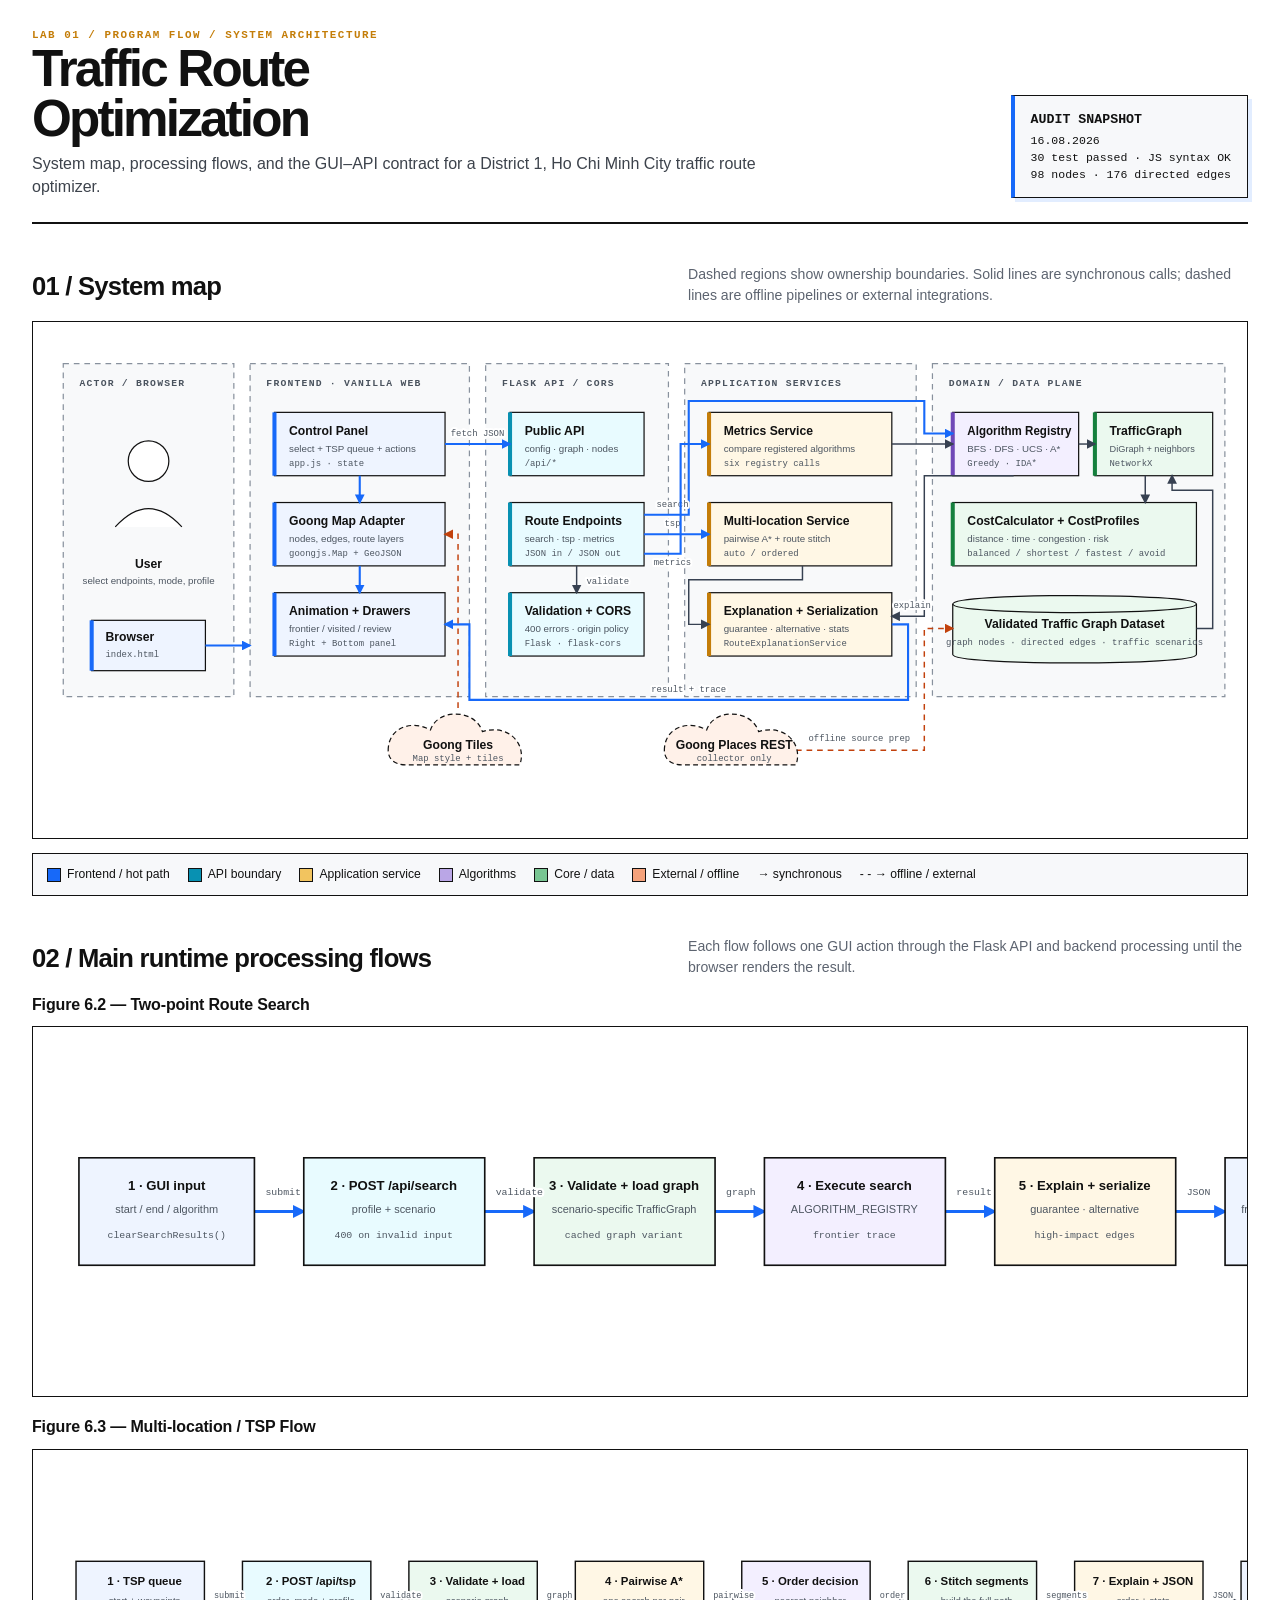
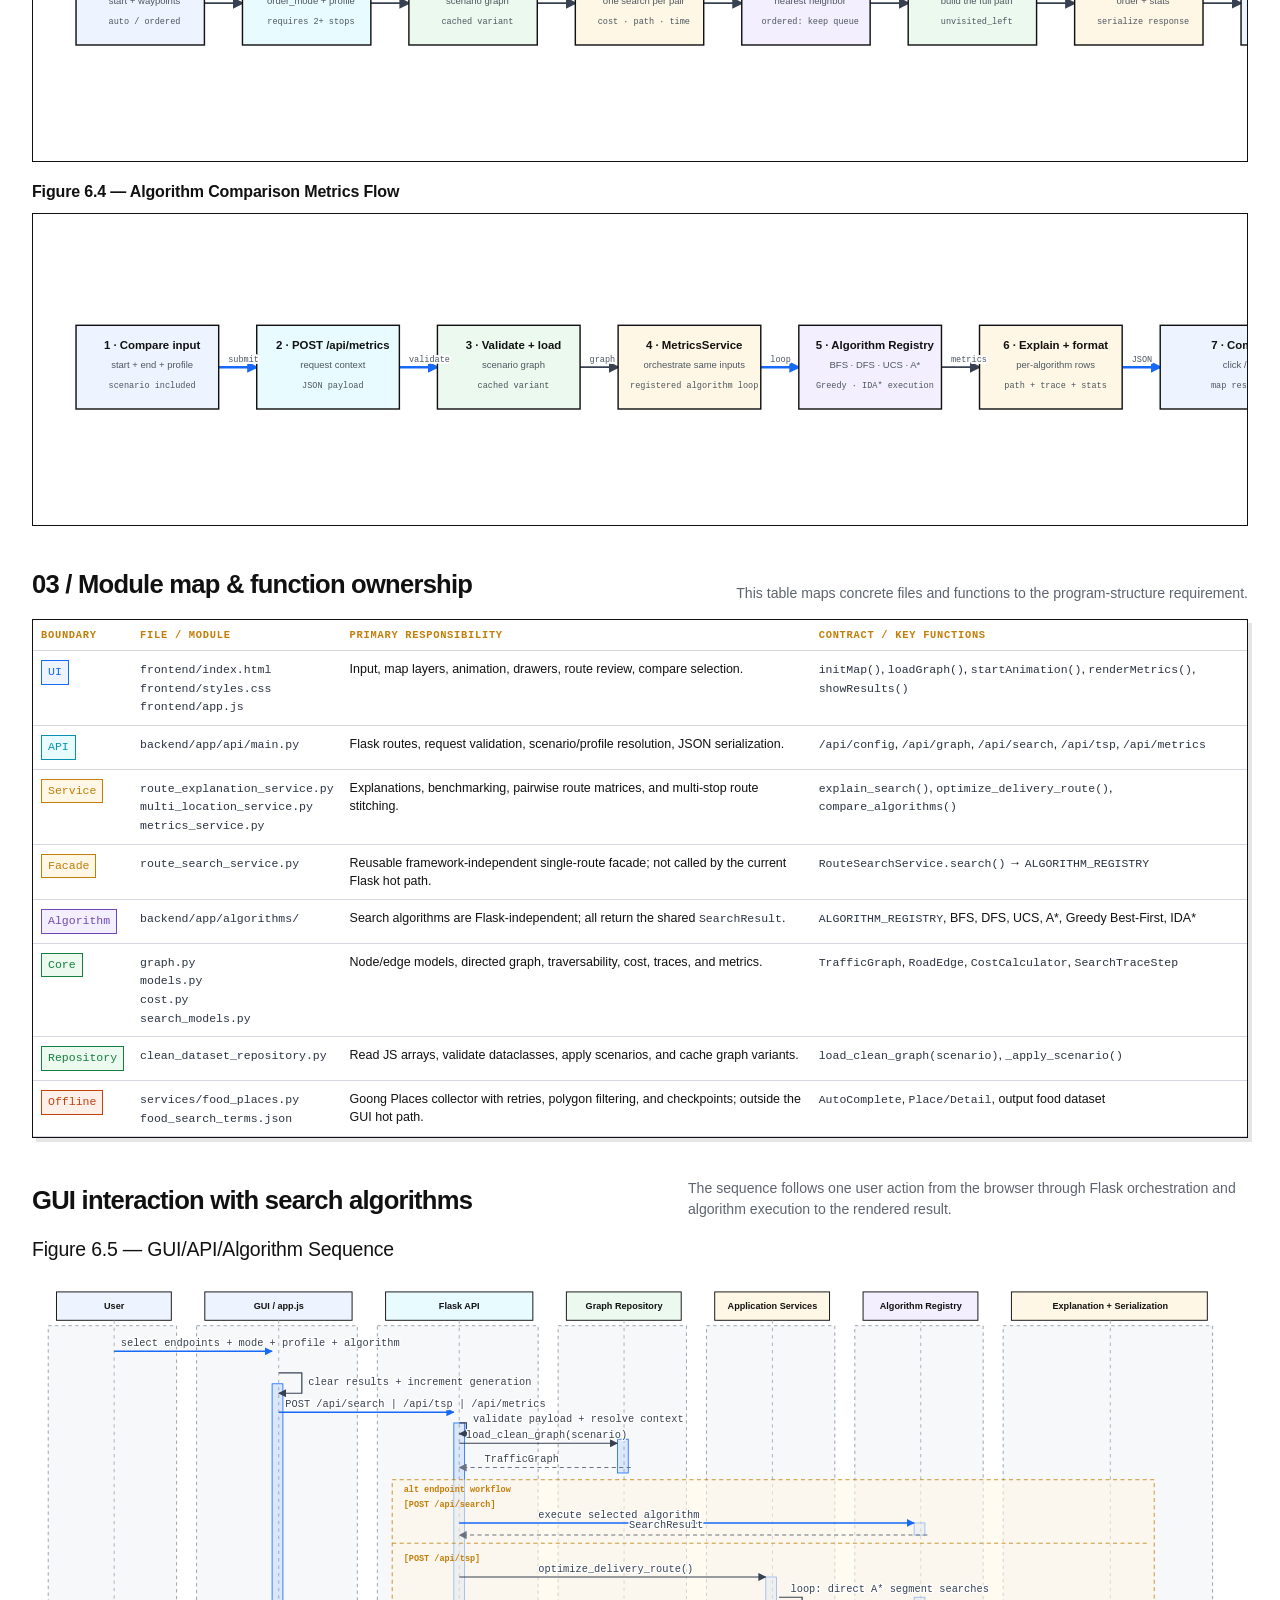
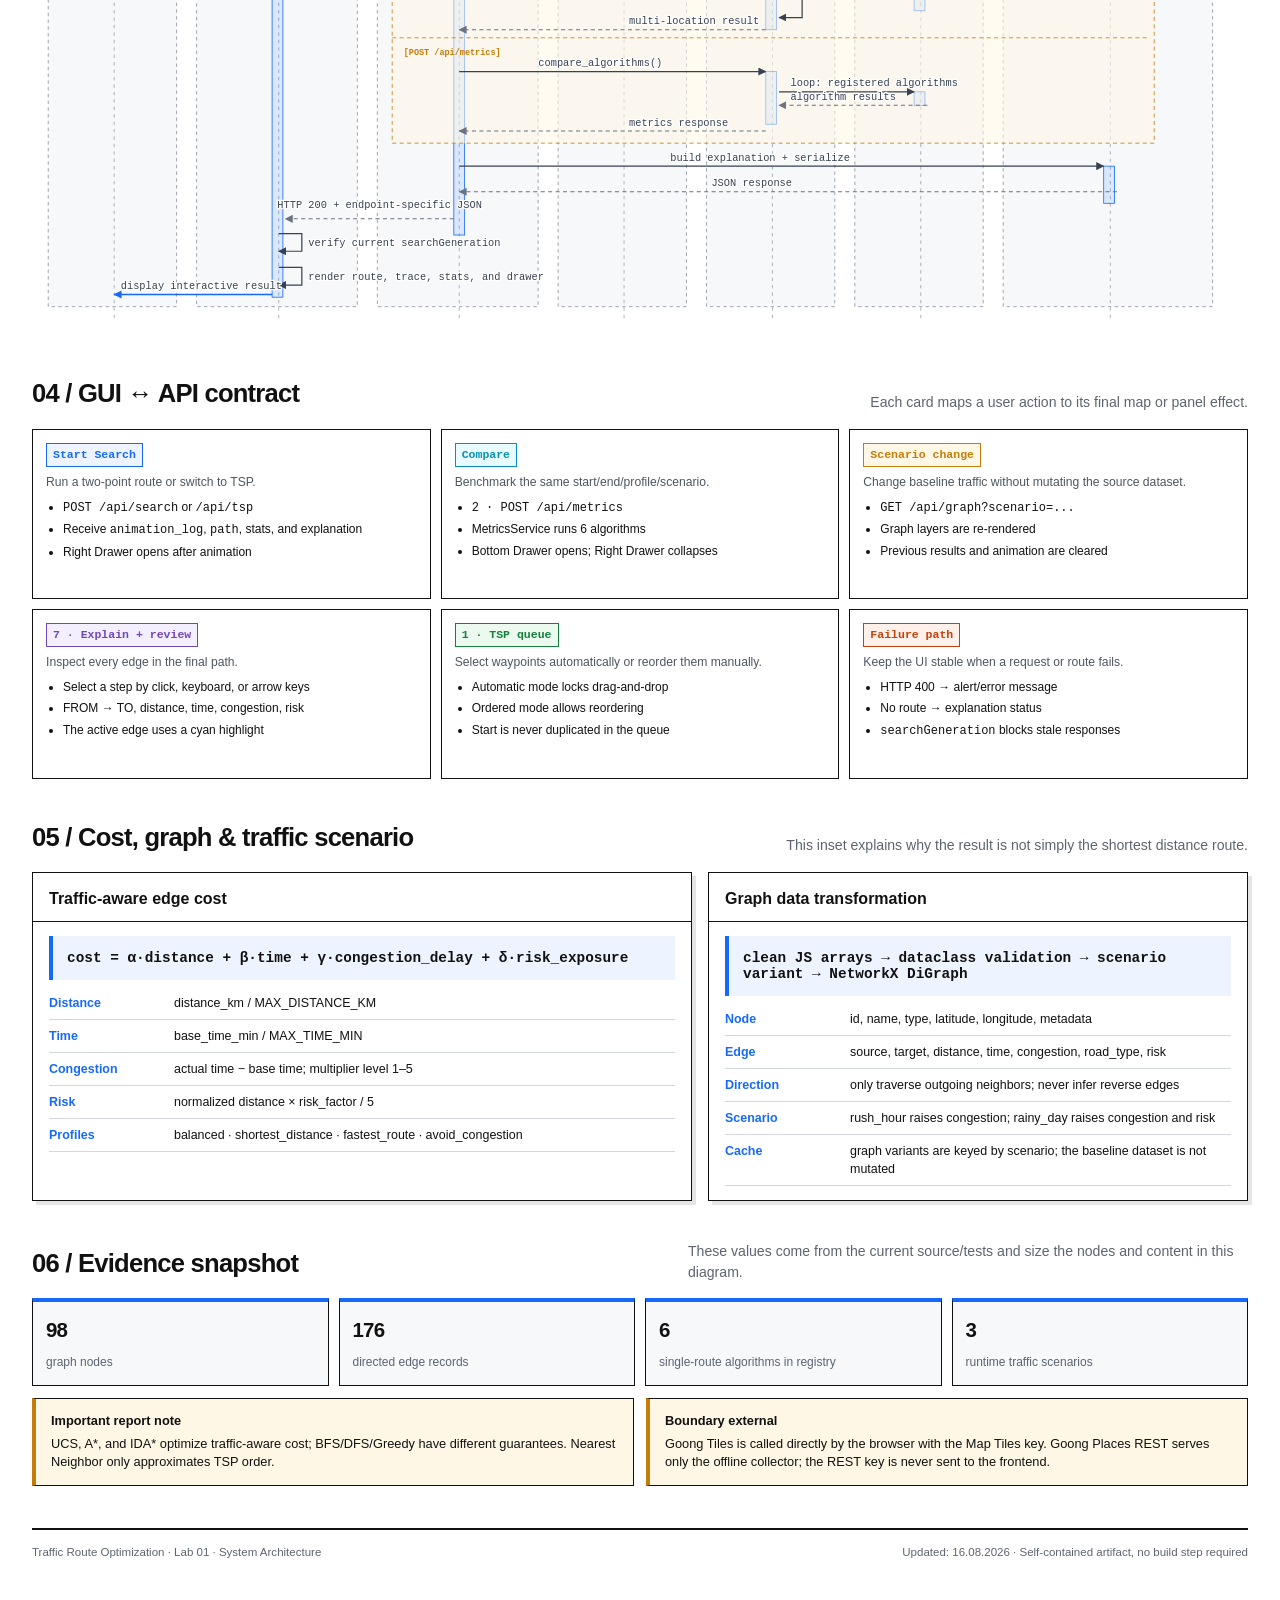
<file: docs/lab01-program-flow-architecture.html>
<!DOCTYPE html>
<html lang="vi">
<head>
  <meta charset="UTF-8">
  <meta name="viewport" content="width=device-width, initial-scale=1.0">
  <meta name="description" content="Architecture and program-flow diagram for Traffic Route Optimization - Lab 01.">
  <title>Lab 01 · Traffic Route Optimization · System Architecture</title>
  <style>
    :root {
      --white: #ffffff;
      --ink: #111111;
      --muted: #5d6470;
      --paper: #f7f8fa;
      --grid: #e7e7e7;
      --blue: #1769f9;
      --blue-soft: #eef4ff;
      --cyan: #0891b2;
      --cyan-soft: #e8fbff;
      --amber: #c47d08;
      --amber-soft: #fff7e5;
      --violet: #7048b8;
      --violet-soft: #f3efff;
      --green: #15803d;
      --green-soft: #ebf9ef;
      --orange: #c2410c;
      --orange-soft: #fff1e9;
      --red: #b91c1c;
      --red-soft: #fff0f0;
      --shadow: 4px 4px 0 rgba(23, 105, 249, .12);
      --shadow-dark: 4px 4px 0 rgba(0, 0, 0, .1);
      --radius: 0;
      --space-1: 4px;
      --space-2: 8px;
      --space-3: 12px;
      --space-4: 16px;
      --space-5: 20px;
      --space-6: 24px;
      --space-8: 32px;
      --space-10: 40px;
    }

    * { box-sizing: border-box; }
    html { scroll-behavior: smooth; }
    body {
      margin: 0;
      color: var(--ink);
      background: var(--white);
      font-family: Inter, "Segoe UI", Arial, sans-serif;
      line-height: 1.45;
    }
    button, a { font: inherit; }
    button { color: inherit; }
    a { color: var(--blue); }
    :focus-visible { outline: 3px solid var(--blue); outline-offset: 3px; }
    .page { max-width: 1500px; margin: 0 auto; padding: 28px 32px 56px; }
    .kicker {
      color: var(--amber);
      font-family: "IBM Plex Mono", Consolas, monospace;
      font-size: .68rem;
      font-weight: 800;
      letter-spacing: .14em;
      text-transform: uppercase;
    }
    .masthead {
      display: grid;
      grid-template-columns: minmax(0, 1fr) auto;
      gap: var(--space-6);
      align-items: end;
      padding-bottom: var(--space-6);
      border-bottom: 2px solid var(--ink);
    }
    h1, h2, h3, p { margin-top: 0; }
    h1 { max-width: 860px; margin-bottom: 8px; font-size: clamp(2rem, 4vw, 4.2rem); line-height: .98; letter-spacing: -.055em; }
    .lede { max-width: 780px; margin-bottom: 0; color: #3d434c; font-size: 1rem; }
    .stamp {
      min-width: 220px;
      padding: 14px 16px;
      border: 1px solid var(--ink);
      border-left: 4px solid var(--blue);
      background: var(--paper);
      box-shadow: var(--shadow);
      font-family: "IBM Plex Mono", Consolas, monospace;
      font-size: .72rem;
    }
    .stamp strong { display: block; margin-bottom: 4px; font-size: .83rem; }
    .section { margin-top: var(--space-10); }
    .section-head { display: flex; justify-content: space-between; align-items: end; gap: var(--space-4); margin-bottom: var(--space-4); }
    .section-head h2 { margin-bottom: 0; font-size: clamp(1.35rem, 2vw, 2rem); letter-spacing: -.03em; }
    .section-note { max-width: 560px; margin-bottom: 0; color: var(--muted); font-size: .88rem; }
    .legend {
      display: flex;
      flex-wrap: wrap;
      gap: 8px 18px;
      margin: 14px 0 0;
      padding: 12px 14px;
      border: 1px solid var(--ink);
      background: var(--paper);
      font-size: .76rem;
    }
    .legend span { display: inline-flex; align-items: center; gap: 6px; }
    .swatch { width: 14px; height: 14px; border: 1px solid var(--ink); display: inline-block; }
    .sw-blue { background: var(--blue); } .sw-cyan { background: var(--cyan); }
    .sw-amber { background: #f2c45f; } .sw-violet { background: #baa6e6; }
    .sw-green { background: #78c592; } .sw-orange { background: #f5a27b; }
    .diagram-frame {
      overflow-x: auto;
      padding: 14px;
      border: 1px solid var(--ink);
      background-color: var(--white);
      background-image: none;
      background-size: auto;
    }
    .diagram-frame svg { display: block; width: 100%; min-width: 1050px; height: auto; }
    .diagram-frame.compact svg { min-width: 860px; }
    .zone { fill: rgba(247, 248, 250, .86); stroke: #88919d; stroke-width: 1.5; stroke-dasharray: 7 6; }
    .zone-label { fill: #4a535e; font: 700 12px "IBM Plex Mono", Consolas, monospace; letter-spacing: 1.5px; }
    .node { stroke: var(--ink); stroke-width: 1.5; }
    .node-title { fill: var(--ink); font: 700 15px Inter, "Segoe UI", sans-serif; }
    .node-sub { fill: #4d5661; font: 12px Inter, "Segoe UI", sans-serif; }
    .node-code { fill: #4d5661; font: 11px "IBM Plex Mono", Consolas, monospace; }
    .node-blue { fill: var(--blue-soft); } .node-cyan { fill: var(--cyan-soft); }
    .node-amber { fill: var(--amber-soft); } .node-violet { fill: var(--violet-soft); }
    .node-green { fill: var(--green-soft); } .node-orange { fill: var(--orange-soft); }
    .node-gray { fill: #f2f3f5; }
    .rail-blue { stroke: var(--blue); stroke-width: 5; } .rail-cyan { stroke: var(--cyan); stroke-width: 5; }
    .rail-amber { stroke: var(--amber); stroke-width: 5; } .rail-violet { stroke: var(--violet); stroke-width: 5; }
    .rail-green { stroke: var(--green); stroke-width: 5; } .rail-orange { stroke: var(--orange); stroke-width: 5; }
    .edge { fill: none; stroke: #374151; stroke-width: 1.8; marker-end: url(#arrow); }
    .edge-hot { fill: none; stroke: var(--blue); stroke-width: 2.6; marker-end: url(#arrow-blue); }
    .edge-async { fill: none; stroke: var(--orange); stroke-width: 1.8; stroke-dasharray: 7 6; marker-end: url(#arrow-orange); }
    .edge-optional { fill: none; stroke: var(--violet); stroke-width: 1.8; stroke-dasharray: 2 6; marker-end: url(#arrow-violet); }
    .edge-label { fill: #4d5661; font: 11px "IBM Plex Mono", Consolas, monospace; paint-order: stroke; stroke: var(--white); stroke-width: 5px; stroke-linejoin: round; }
    .callout { fill: var(--white); stroke: var(--ink); stroke-width: 1.3; }
    .callout-text { fill: var(--ink); font: 12px Inter, "Segoe UI", sans-serif; }
    .callout-accent { stroke: var(--blue); stroke-width: 3; }
    .actor { fill: var(--white); stroke: var(--ink); stroke-width: 1.5; }
    .cylinder { fill: var(--green-soft); stroke: var(--ink); stroke-width: 1.5; }
    .cloud { fill: var(--orange-soft); stroke: var(--ink); stroke-width: 1.5; stroke-dasharray: 6 4; }
    .tabs { display: flex; flex-wrap: wrap; gap: 8px; margin-bottom: 12px; }
    .tab {
      cursor: pointer;
      padding: 9px 13px;
      border: 1px solid var(--ink);
      border-radius: 0;
      background: var(--white);
      font-size: .78rem;
      font-weight: 700;
    }
    .tab:hover, .tab[aria-selected="true"] { border-color: var(--blue); background: var(--blue); color: var(--white); }
    .flow-panel[hidden] { display: none; }
    .flow-panel { animation: appear .18s ease-out; }
    .flow-figure-title {
      margin: 0 0 10px;
      font-size: 1rem;
      letter-spacing: -.01em;
    }
    .flow-panel + .flow-panel { margin-top: 18px; }
    /* Section 6.2 flows: compact typography with a wider, breathable stage. */
    .flow-panel .diagram-frame { padding: 20px 24px; }
    .flow-panel .diagram-frame svg { min-width: 1360px; }
    .flow-panel#flow-tsp .diagram-frame svg, .flow-panel#flow-metrics .diagram-frame svg { min-width: 1360px; }
    .flow-panel .node-title { font-size: 12px; }
    .flow-panel .node-sub { font-size: 10px; }
    .flow-panel .node-code { font-size: 9px; }
    .flow-panel .edge-label { font-size: 9px; stroke-width: 4px; transform: translateX(10px); }
    .flow-panel .callout-text { font-size: 10px; }
    .sequence-frame {
      display: block;
      width: 100%;
      margin: 0;
      padding: 0;
      overflow: visible;
      border: 0;
      background: #ffffff;
    }
    .sequence-frame svg {
      display: block;
      width: 100%;
      min-width: 0;
      height: auto;
      background: #ffffff;
    }
    .sequence-title { margin: 0 0 10px; font-size: 1.215rem; letter-spacing: -.01em; }
    .sequence-frame .node-title { font-size: 13.5px; }
    .seq-lane { fill: #f7f8fa; stroke: #88919d; stroke-width: 1.2; stroke-dasharray: 5 5; }
    .seq-head { stroke: var(--ink); stroke-width: 1.4; }
    .seq-life { stroke: #9aa3ad; stroke-width: 1.2; stroke-dasharray: 5 6; }
    .seq-activation { fill: rgba(23, 105, 249, .12); stroke: var(--blue); stroke-width: 1.2; }
    .seq-msg { fill: none; stroke: #374151; stroke-width: 1.8; marker-end: url(#seq-arrow); }
    .seq-msg-hot { fill: none; stroke: var(--blue); stroke-width: 2.2; marker-end: url(#seq-arrow-hot); }
    .seq-return { fill: none; stroke: #6b7280; stroke-width: 1.5; stroke-dasharray: 6 5; marker-end: url(#seq-arrow-return); }
    .seq-label { fill: #374151; font: 15.3px "IBM Plex Mono", Consolas, monospace; paint-order: stroke; stroke: var(--white); stroke-width: 4px; stroke-linejoin: round; }
    .seq-alt { fill: rgba(255, 247, 229, .55); stroke: var(--amber); stroke-width: 1.2; stroke-dasharray: 6 5; }
    .seq-alt-label { fill: var(--amber); font: 700 12.6px "IBM Plex Mono", Consolas, monospace; }
    @keyframes appear { from { opacity: .5; transform: translateY(4px); } to { opacity: 1; transform: none; } }
    .two-col { display: grid; grid-template-columns: 1.1fr .9fr; gap: var(--space-4); }
    .card { border: 1px solid var(--ink); background: var(--white); box-shadow: var(--shadow-dark); }
    .card-head { padding: 14px 16px 11px; border-bottom: 1px solid var(--ink); }
    .card-head h3 { margin-bottom: 0; font-size: 1rem; }
    .card-body { padding: 14px 16px; }
    .module-table { width: 100%; border-collapse: collapse; font-size: .78rem; }
    .module-table th, .module-table td { padding: 9px 8px; border-bottom: 1px solid #d4d8de; text-align: left; vertical-align: top; }
    .module-table th { color: var(--amber); font: 700 .65rem "IBM Plex Mono", Consolas, monospace; letter-spacing: .07em; text-transform: uppercase; }
    .module-table code, .pill { font-family: "IBM Plex Mono", Consolas, monospace; font-size: .72rem; }
    .module-table code { color: #293241; }
    .pill { display: inline-block; padding: 3px 6px; border: 1px solid currentColor; white-space: nowrap; }
    .pill-blue { color: var(--blue); background: var(--blue-soft); }
    .pill-cyan { color: var(--cyan); background: var(--cyan-soft); }
    .pill-amber { color: var(--amber); background: var(--amber-soft); }
    .pill-violet { color: var(--violet); background: var(--violet-soft); }
    .pill-green { color: var(--green); background: var(--green-soft); }
    .pill-orange { color: var(--orange); background: var(--orange-soft); }
    .formula { padding: 14px; border-left: 4px solid var(--blue); background: var(--blue-soft); font: 700 .9rem "IBM Plex Mono", Consolas, monospace; overflow-x: auto; }
    .formula-detail { display: grid; gap: 7px; margin-top: 14px; }
    .formula-detail div { display: grid; grid-template-columns: 115px 1fr; gap: 10px; padding-bottom: 7px; border-bottom: 1px solid #d4d8de; font-size: .78rem; }
    .formula-detail strong { color: var(--blue); }
    .mapping-grid { display: grid; grid-template-columns: repeat(3, minmax(0, 1fr)); gap: 10px; }
    .mapping-card { min-height: 170px; padding: 13px; border: 1px solid var(--ink); background: var(--white); }
    .mapping-card h3 { margin-bottom: 7px; font-size: .92rem; }
    .mapping-card p { margin-bottom: 7px; color: #4d5661; font-size: .76rem; }
    .mapping-card ul { margin: 0; padding-left: 17px; font-size: .75rem; }
    .mapping-card li + li { margin-top: 4px; }
    .evidence { display: grid; grid-template-columns: repeat(4, minmax(0, 1fr)); gap: 10px; }
    .evidence-card { padding: 13px; border: 1px solid var(--ink); border-top: 4px solid var(--blue); background: var(--paper); }
    .evidence-card strong { display: block; margin-bottom: 4px; font-size: 1.28rem; letter-spacing: -.04em; }
    .evidence-card span { color: var(--muted); font-size: .75rem; }
    .notes { display: grid; grid-template-columns: repeat(2, minmax(0, 1fr)); gap: 12px; }
    .note { padding: 13px 15px; border: 1px solid var(--ink); border-left: 4px solid var(--amber); background: var(--amber-soft); font-size: .8rem; }
    .note strong { display: block; margin-bottom: 4px; }
    footer { display: flex; justify-content: space-between; gap: 16px; margin-top: 42px; padding-top: 14px; border-top: 2px solid var(--ink); color: var(--muted); font-size: .72rem; }
    @media (max-width: 900px) {
      .page { padding: 22px 18px 44px; }
      .masthead, .two-col { grid-template-columns: 1fr; }
      .stamp { min-width: 0; }
      .mapping-grid { grid-template-columns: repeat(2, minmax(0, 1fr)); }
      .evidence { grid-template-columns: repeat(2, minmax(0, 1fr)); }
    }
    @media (max-width: 600px) {
      .page { padding: 18px 12px 34px; }
      .section { margin-top: 30px; }
      .section-head { display: block; }
      .section-note { margin-top: 8px; }
      .mapping-grid, .notes { grid-template-columns: 1fr; }
      .evidence { gap: 7px; }
      .evidence-card { padding: 10px; }
      .evidence-card strong { font-size: 1.05rem; }
      footer { display: block; }
      footer span { display: block; margin-top: 6px; }
    }
    @media print {
      @page { size: A4 landscape; margin: 12mm; }
      body { background: #fff; }
      .page { max-width: none; padding: 0; }
      .tabs { display: none; }
      .flow-panel[hidden] { display: block; margin-top: 18px; }
      .diagram-frame { break-inside: avoid; background-image: none; }
      .diagram-frame svg { min-width: 0; }
      .card, .evidence-card, .note { box-shadow: none; }
      a { color: var(--ink); text-decoration: none; }
    }
    @media (prefers-reduced-motion: reduce) {
      *, *::before, *::after { scroll-behavior: auto !important; animation: none !important; transition: none !important; }
    }
  </style>
</head>
<body>
  <main class="page">
    <header class="masthead">
      <div>
        <div class="kicker">LAB 01 / PROGRAM FLOW / SYSTEM ARCHITECTURE</div>
        <h1>Traffic Route<br>Optimization</h1>
        <p class="lede">System map, processing flows, and the GUI–API contract for a District 1, Ho Chi Minh City traffic route optimizer.</p>
      </div>
      <div class="stamp"><strong>AUDIT SNAPSHOT</strong>16.08.2026<br>30 test passed · JS syntax OK<br>98 nodes · 176 directed edges</div>
    </header>

    <section class="section" id="overview">
      <div class="section-head"><h2>01 / System map</h2><p class="section-note">Dashed regions show ownership boundaries. Solid lines are synchronous calls; dashed lines are offline pipelines or external integrations.</p></div>
      <div class="diagram-frame" role="img" aria-label="Topology from the user through the frontend, Flask API, services, algorithms, graph core, and dataset">
        <svg viewBox="0 0 1460 600" aria-labelledby="overview-title overview-desc">
          <title id="overview-title">Traffic Route Optimization system topology</title>
          <desc id="overview-desc">The browser drives the frontend, the frontend calls the Flask API, and the API orchestrates services and the algorithm registry. The graph core reads the clean dataset and returns results to the GUI.</desc>
          <defs>
            <marker markerUnits="userSpaceOnUse" id="arrow" markerWidth="12" markerHeight="12" refX="10" refY="6" orient="auto"><path d="M0,0 L12,6 L0,12 Z" fill="#374151"/></marker>
            <marker markerUnits="userSpaceOnUse" id="arrow-blue" markerWidth="12" markerHeight="12" refX="10" refY="6" orient="auto"><path d="M0,0 L12,6 L0,12 Z" fill="#1769f9"/></marker>
            <marker markerUnits="userSpaceOnUse" id="arrow-orange" markerWidth="12" markerHeight="12" refX="10" refY="6" orient="auto"><path d="M0,0 L12,6 L0,12 Z" fill="#c2410c"/></marker>
            <marker markerUnits="userSpaceOnUse" id="arrow-violet" markerWidth="12" markerHeight="12" refX="10" refY="6" orient="auto"><path d="M0,0 L12,6 L0,12 Z" fill="#7048b8"/></marker>
          </defs>
          <rect class="zone" x="20" y="34" width="210" height="410"/><text class="zone-label" x="40" y="62">ACTOR / BROWSER</text>
          <rect class="zone" x="250" y="34" width="270" height="410"/><text class="zone-label" x="270" y="62">FRONTEND · VANILLA WEB</text>
          <rect class="zone" x="540" y="34" width="225" height="410"/><text class="zone-label" x="560" y="62">FLASK API / CORS</text>
          <rect class="zone" x="785" y="34" width="285" height="410"/><text class="zone-label" x="805" y="62">APPLICATION SERVICES</text>
          <rect class="zone" x="1090" y="34" width="360" height="410"/><text class="zone-label" x="1110" y="62">DOMAIN / DATA PLANE</text>

          <circle class="actor" cx="125" cy="154" r="25"/><path d="M84 235 Q125 190 166 235" class="actor" fill="none"/><text class="node-title" x="125" y="285" text-anchor="middle">User</text><text class="node-sub" x="125" y="305" text-anchor="middle">select endpoints, mode, profile</text>
          <rect class="node node-blue" x="55" y="350" width="140" height="62"/><line class="rail-blue" x1="55" y1="350" x2="55" y2="412"/><text class="node-title" x="72" y="375">Browser</text><text class="node-code" x="72" y="395">index.html</text>

          <rect class="node node-blue" x="280" y="94" width="210" height="78"/><line class="rail-blue" x1="280" y1="94" x2="280" y2="172"/><text class="node-title" x="298" y="122">Control Panel</text><text class="node-sub" x="298" y="143">select + TSP queue + actions</text><text class="node-code" x="298" y="160">app.js · state</text>
          <rect class="node node-blue" x="280" y="205" width="210" height="78"/><line class="rail-blue" x1="280" y1="205" x2="280" y2="283"/><text class="node-title" x="298" y="233">Goong Map Adapter</text><text class="node-sub" x="298" y="254">nodes, edges, route layers</text><text class="node-code" x="298" y="271">goongjs.Map + GeoJSON</text>
          <rect class="node node-blue" x="280" y="316" width="210" height="78"/><line class="rail-blue" x1="280" y1="316" x2="280" y2="394"/><text class="node-title" x="298" y="344">Animation + Drawers</text><text class="node-sub" x="298" y="365">frontier / visited / review</text><text class="node-code" x="298" y="382">Right + Bottom panel</text>

          <rect class="node node-cyan" x="570" y="94" width="165" height="78"/><line class="rail-cyan" x1="570" y1="94" x2="570" y2="172"/><text class="node-title" x="588" y="122">Public API</text><text class="node-sub" x="588" y="143">config · graph · nodes</text><text class="node-code" x="588" y="160">/api/*</text>
          <rect class="node node-cyan" x="570" y="205" width="165" height="78"/><line class="rail-cyan" x1="570" y1="205" x2="570" y2="283"/><text class="node-title" x="588" y="233">Route Endpoints</text><text class="node-sub" x="588" y="254">search · tsp · metrics</text><text class="node-code" x="588" y="271">JSON in / JSON out</text>
          <rect class="node node-cyan" x="570" y="316" width="165" height="78"/><line class="rail-cyan" x1="570" y1="316" x2="570" y2="394"/><text class="node-title" x="588" y="344">Validation + CORS</text><text class="node-sub" x="588" y="365">400 errors · origin policy</text><text class="node-code" x="588" y="382">Flask · flask-cors</text>

          <rect class="node node-amber" x="815" y="94" width="225" height="78"/><line class="rail-amber" x1="815" y1="94" x2="815" y2="172"/><text class="node-title" x="833" y="122">Metrics Service</text><text class="node-sub" x="833" y="143">compare registered algorithms</text><text class="node-code" x="833" y="160">six registry calls</text>
          <rect class="node node-amber" x="815" y="205" width="225" height="78"/><line class="rail-amber" x1="815" y1="205" x2="815" y2="283"/><text class="node-title" x="833" y="233">Multi-location Service</text><text class="node-sub" x="833" y="254">pairwise A* + route stitch</text><text class="node-code" x="833" y="271">auto / ordered</text>
          <rect class="node node-amber" x="815" y="316" width="225" height="78"/><line class="rail-amber" x1="815" y1="316" x2="815" y2="394"/><text class="node-title" x="833" y="344">Explanation + Serialization</text><text class="node-sub" x="833" y="365">guarantee · alternative · stats</text><text class="node-code" x="833" y="382">RouteExplanationService</text>

          <rect class="node node-violet" x="1115" y="94" width="155" height="78"/><line class="rail-violet" x1="1115" y1="94" x2="1115" y2="172"/><text class="node-title" x="1133" y="122" textLength="128" lengthAdjust="spacingAndGlyphs">Algorithm Registry</text><text class="node-sub" x="1133" y="143">BFS · DFS · UCS · A*</text><text class="node-code" x="1133" y="160">Greedy · IDA*</text>
          <rect class="node node-green" x="1290" y="94" width="145" height="78"/><line class="rail-green" x1="1290" y1="94" x2="1290" y2="172"/><text class="node-title" x="1308" y="122">TrafficGraph</text><text class="node-sub" x="1308" y="143" textLength="105" lengthAdjust="spacingAndGlyphs">DiGraph + neighbors</text><text class="node-code" x="1308" y="160">NetworkX</text>
          <rect class="node node-green" x="1115" y="205" width="300" height="78"/><line class="rail-green" x1="1115" y1="205" x2="1115" y2="283"/><text class="node-title" x="1133" y="233">CostCalculator + CostProfiles</text><text class="node-sub" x="1133" y="254">distance · time · congestion · risk</text><text class="node-code" x="1133" y="271">balanced / shortest / fastest / avoid</text>
          <path class="cylinder" d="M1115 330 C1115 316 1415 316 1415 330 L1415 392 C1415 406 1115 406 1115 392 Z"/><path d="M1115 330 C1115 344 1415 344 1415 330" fill="none" stroke="#111" stroke-width="1.5"/><text class="node-title" x="1265" y="360" text-anchor="middle">Validated Traffic Graph Dataset</text><text class="node-code" x="1265" y="380" text-anchor="middle">graph nodes · directed edges · traffic scenarios</text>

          <path class="edge-hot" d="M195 381 H250"/>
          <path class="edge-hot" d="M385 172 V205"/><path class="edge-hot" d="M385 283 V316"/>
          <path class="edge-hot" d="M490 133 H570"/><text class="edge-label" x="530" y="123" text-anchor="middle">fetch JSON</text>
          <path class="edge-hot" d="M735 220 H790 V80 H1080 V120 H1115"/><text class="edge-label" x="770" y="211" text-anchor="middle">search</text>
          <path class="edge-hot" d="M735 244 H815"/><text class="edge-label" x="770" y="234" text-anchor="middle">tsp</text>
          <path class="edge-hot" d="M735 268 H780 V133 H815"/><text class="edge-label" x="770" y="282" text-anchor="middle">metrics</text>
          <path class="edge" d="M652 283 V316"/><text class="edge-label" x="664" y="305">validate</text>

          <path class="edge" d="M1040 133 H1115"/>
          <path class="edge" d="M1270 133 H1290"/><path class="edge" d="M1352 172 V205"/><path class="edge" d="M1190 172 H1080 V345 H1040"/><text class="edge-label" x="1065" y="335" text-anchor="middle">explain</text><path class="edge" d="M930 283 V300 H790 V355 H815"/><path class="edge" d="M1415 360 H1435 V190 H1385 V172"/>
          <path class="edge-hot" d="M1040 355 H1060 V448 H520 V355 H490"/><text class="edge-label" x="790" y="438" text-anchor="middle">result + trace</text>
          <path class="edge-async" d="M922 510 H1080 V360 H1115"/><text class="edge-label" x="1000" y="498" text-anchor="middle">offline source prep</text>
          <path class="cloud" d="M420 510 C420 482 449 472 472 485 C481 458 527 459 536 487 C569 477 591 503 582 528 H442 C427 528 420 520 420 510 Z"/><text class="node-title" x="506" y="508" text-anchor="middle">Goong Tiles</text><text class="node-code" x="506" y="523" text-anchor="middle">Map style + tiles</text>
          <path class="edge-async" d="M506 458 V244 H490"/>
          <path class="cloud" d="M760 510 C760 482 789 472 812 485 C821 458 867 459 876 487 C909 477 931 503 922 528 H782 C767 528 760 520 760 510 Z"/><text class="node-title" x="846" y="508" text-anchor="middle">Goong Places REST</text><text class="node-code" x="846" y="523" text-anchor="middle">collector only</text>
        </svg>
      </div>
      <div class="legend" aria-label="Color and connector legend">
        <span><i class="swatch sw-blue"></i>Frontend / hot path</span><span><i class="swatch sw-cyan"></i>API boundary</span><span><i class="swatch sw-amber"></i>Application service</span><span><i class="swatch sw-violet"></i>Algorithms</span><span><i class="swatch sw-green"></i>Core / data</span><span><i class="swatch sw-orange"></i>External / offline</span><span>→ synchronous</span><span>- - → offline / external</span></div>
    </section>

    <section class="section" id="flows">
      <div class="section-head"><h2>02 / Main runtime processing flows</h2><p class="section-note">Each flow follows one GUI action through the Flask API and backend processing until the browser renders the result.</p></div>
      <div class="flow-panel" id="flow-search" role="group" aria-labelledby="flow-search-title"><h3 class="flow-figure-title" id="flow-search-title">Figure 6.2 — Two-point Route Search</h3>
        <div class="diagram-frame compact"><svg viewBox="0 0 1240 300" aria-label="Two-point route search"><defs><marker markerUnits="userSpaceOnUse" id="s-arrow" markerWidth="12" markerHeight="12" refX="10" refY="6" orient="auto"><path d="M0,0 L12,6 L0,12 Z" fill="#1769f9"/></marker></defs>
          <path class="edge-hot" d="M180 150 H225" marker-end="url(#s-arrow)"/><path class="edge-hot" d="M390 150 H435" marker-end="url(#s-arrow)"/><path class="edge-hot" d="M600 150 H645" marker-end="url(#s-arrow)"/><path class="edge-hot" d="M810 150 H855" marker-end="url(#s-arrow)"/><path class="edge-hot" d="M1020 150 H1065" marker-end="url(#s-arrow)"/>
          <rect class="node node-blue" x="20" y="101" width="160" height="98"/><text class="node-title" x="100" y="130" text-anchor="middle">1 · GUI input</text><text class="node-sub" x="100" y="151" text-anchor="middle">start / end / algorithm</text><text class="node-code" x="100" y="174" text-anchor="middle">clearSearchResults()</text>
          <rect class="node node-cyan" x="225" y="101" width="165" height="98"/><text class="node-title" x="307" y="130" text-anchor="middle">2 · POST /api/search</text><text class="node-sub" x="307" y="151" text-anchor="middle">profile + scenario</text><text class="node-code" x="307" y="174" text-anchor="middle">400 on invalid input</text>
          <rect class="node node-green" x="435" y="101" width="165" height="98"/><text class="node-title" x="517" y="130" text-anchor="middle">3 · Validate + load graph</text><text class="node-sub" x="517" y="151" text-anchor="middle">scenario-specific TrafficGraph</text><text class="node-code" x="517" y="174" text-anchor="middle">cached graph variant</text>
          <rect class="node node-violet" x="645" y="101" width="165" height="98"/><text class="node-title" x="727" y="130" text-anchor="middle">4 · Execute search</text><text class="node-sub" x="727" y="151" text-anchor="middle">ALGORITHM_REGISTRY</text><text class="node-code" x="727" y="174" text-anchor="middle">frontier trace</text>
          <rect class="node node-amber" x="855" y="101" width="165" height="98"/><text class="node-title" x="937" y="130" text-anchor="middle">5 · Explain + serialize</text><text class="node-sub" x="937" y="151" text-anchor="middle">guarantee · alternative</text><text class="node-code" x="937" y="174" text-anchor="middle">high-impact edges</text>
          <rect class="node node-blue" x="1065" y="101" width="155" height="98"/><text class="node-title" x="1142" y="130" text-anchor="middle">6 · Animate + review</text><text class="node-sub" x="1142" y="151" text-anchor="middle">frontier · processing · visited</text><text class="node-code" x="1142" y="174" text-anchor="middle">route review</text>
          <text class="edge-label" x="180" y="135" text-anchor="start">submit</text><text class="edge-label" x="390" y="135" text-anchor="start">validate</text><text class="edge-label" x="600" y="135" text-anchor="start">graph</text><text class="edge-label" x="810" y="135" text-anchor="start">result</text><text class="edge-label" x="1020" y="135" text-anchor="start">JSON</text>
        </svg></div>
      </div>
      <div class="flow-panel" id="flow-tsp" role="group" aria-labelledby="flow-tsp-title"><h3 class="flow-figure-title" id="flow-tsp-title">Figure 6.3 — Multi-location / TSP Flow</h3>
        <div class="diagram-frame compact"><svg viewBox="0 0 1430 285" aria-label="Multi-location TSP flow"><defs><marker markerUnits="userSpaceOnUse" id="t-arrow" markerWidth="12" markerHeight="12" refX="10" refY="6" orient="auto"><path d="M0,0 L12,6 L0,12 Z" fill="#374151"/></marker></defs>
          <path class="edge" d="M155 140 H195" marker-end="url(#t-arrow)"/><path class="edge" d="M330 140 H370" marker-end="url(#t-arrow)"/><path class="edge" d="M505 140 H545" marker-end="url(#t-arrow)"/><path class="edge" d="M680 140 H720" marker-end="url(#t-arrow)"/><path class="edge" d="M855 140 H895" marker-end="url(#t-arrow)"/><path class="edge" d="M1030 140 H1070" marker-end="url(#t-arrow)"/><path class="edge" d="M1205 140 H1245" marker-end="url(#t-arrow)"/>
          <rect class="node node-blue" x="20" y="96" width="135" height="88"/><text class="node-title" x="92" y="121" text-anchor="middle">1 · TSP queue</text><text class="node-sub" x="92" y="141" text-anchor="middle">start + waypoints</text><text class="node-code" x="92" y="162" text-anchor="middle">auto / ordered</text>
          <rect class="node node-cyan" x="195" y="96" width="135" height="88"/><text class="node-title" x="267" y="121" text-anchor="middle">2 · POST /api/tsp</text><text class="node-sub" x="267" y="141" text-anchor="middle">order_mode + profile</text><text class="node-code" x="267" y="162" text-anchor="middle">requires 2+ stops</text>
          <rect class="node node-green" x="370" y="96" width="135" height="88"/><text class="node-title" x="442" y="121" text-anchor="middle">3 · Validate + load</text><text class="node-sub" x="442" y="141" text-anchor="middle">scenario graph</text><text class="node-code" x="442" y="162" text-anchor="middle">cached variant</text>
          <rect class="node node-amber" x="545" y="96" width="135" height="88"/><text class="node-title" x="617" y="121" text-anchor="middle">4 · Pairwise A*</text><text class="node-sub" x="617" y="141" text-anchor="middle">one search per pair</text><text class="node-code" x="617" y="162" text-anchor="middle">cost · path · time</text>
          <rect class="node node-violet" x="720" y="96" width="135" height="88"/><text class="node-title" x="792" y="121" text-anchor="middle">5 · Order decision</text><text class="node-sub" x="792" y="141" text-anchor="middle">nearest neighbor</text><text class="node-code" x="792" y="162" text-anchor="middle">ordered: keep queue</text>
          <rect class="node node-green" x="895" y="96" width="135" height="88"/><text class="node-title" x="967" y="121" text-anchor="middle">6 · Stitch segments</text><text class="node-sub" x="967" y="141" text-anchor="middle">build the full path</text><text class="node-code" x="967" y="162" text-anchor="middle">unvisited_left</text>
          <rect class="node node-amber" x="1070" y="96" width="135" height="88"/><text class="node-title" x="1142" y="121" text-anchor="middle">7 · Explain + JSON</text><text class="node-sub" x="1142" y="141" text-anchor="middle">order + stats</text><text class="node-code" x="1142" y="162" text-anchor="middle">serialize response</text>
          <rect class="node node-blue" x="1245" y="96" width="150" height="88"/><text class="node-title" x="1320" y="121" text-anchor="middle">8 · Animate + review</text><text class="node-sub" x="1320" y="141" text-anchor="middle">synthesized animation</text><text class="node-code" x="1320" y="162" text-anchor="middle">route review</text>
          <text class="edge-label" x="155" y="135" text-anchor="start">submit</text><text class="edge-label" x="330" y="135" text-anchor="start">validate</text><text class="edge-label" x="505" y="135" text-anchor="start">graph</text><text class="edge-label" x="680" y="135" text-anchor="start">pairwise</text><text class="edge-label" x="855" y="135" text-anchor="start">order</text><text class="edge-label" x="1030" y="135" text-anchor="start">segments</text><text class="edge-label" x="1205" y="135" text-anchor="start">JSON</text>
        </svg></div>
      </div>
      <div class="flow-panel" id="flow-metrics" role="group" aria-labelledby="flow-metrics-title"><h3 class="flow-figure-title" id="flow-metrics-title">Figure 6.4 — Algorithm Comparison Metrics Flow</h3>
        <div class="diagram-frame compact"><svg viewBox="0 0 1430 285" aria-label="Algorithm comparison flow"><defs><marker markerUnits="userSpaceOnUse" id="m-arrow" markerWidth="12" markerHeight="12" refX="10" refY="6" orient="auto"><path d="M0,0 L12,6 L0,12 Z" fill="#1769f9"/></marker></defs>
          <path class="edge-hot" d="M170 140 H210" marker-end="url(#m-arrow)"/><path class="edge-hot" d="M360 140 H400" marker-end="url(#m-arrow)"/><path class="edge" d="M550 140 H590" marker-end="url(#arrow)"/><path class="edge-hot" d="M740 140 H780" marker-end="url(#m-arrow)"/><path class="edge" d="M930 140 H970" marker-end="url(#arrow)"/><path class="edge-hot" d="M1120 140 H1160" marker-end="url(#m-arrow)"/>
          <rect class="node node-blue" x="20" y="96" width="150" height="88"/><text class="node-title" x="100" y="121" text-anchor="middle">1 · Compare input</text><text class="node-sub" x="100" y="141" text-anchor="middle">start + end + profile</text><text class="node-code" x="100" y="162" text-anchor="middle">scenario included</text>
          <rect class="node node-cyan" x="210" y="96" width="150" height="88"/><text class="node-title" x="290" y="121" text-anchor="middle">2 · POST /api/metrics</text><text class="node-sub" x="290" y="141" text-anchor="middle">request context</text><text class="node-code" x="290" y="162" text-anchor="middle">JSON payload</text>
          <rect class="node node-green" x="400" y="96" width="150" height="88"/><text class="node-title" x="480" y="121" text-anchor="middle">3 · Validate + load</text><text class="node-sub" x="480" y="141" text-anchor="middle">scenario graph</text><text class="node-code" x="480" y="162" text-anchor="middle">cached variant</text>
          <rect class="node node-amber" x="590" y="96" width="150" height="88"/><text class="node-title" x="670" y="121" text-anchor="middle">4 · MetricsService</text><text class="node-sub" x="670" y="141" text-anchor="middle">orchestrate same inputs</text><text class="node-code" x="670" y="162" text-anchor="middle">registered algorithm loop</text>
          <rect class="node node-violet" x="780" y="96" width="150" height="88"/><text class="node-title" x="860" y="121" text-anchor="middle">5 · Algorithm Registry</text><text class="node-sub" x="860" y="141" text-anchor="middle">BFS · DFS · UCS · A*</text><text class="node-code" x="860" y="162" text-anchor="middle">Greedy · IDA* execution</text>
          <rect class="node node-amber" x="970" y="96" width="150" height="88"/><text class="node-title" x="1050" y="121" text-anchor="middle">6 · Explain + format</text><text class="node-sub" x="1050" y="141" text-anchor="middle">per-algorithm rows</text><text class="node-code" x="1050" y="162" text-anchor="middle">path + trace + stats</text>
          <rect class="node node-blue" x="1160" y="96" width="220" height="88"/><text class="node-title" x="1270" y="121" text-anchor="middle">7 · Compare Drawer</text><text class="node-sub" x="1270" y="141" text-anchor="middle">click / Enter / Space</text><text class="node-code" x="1270" y="162" text-anchor="middle">map reset + highlight</text>
          <text class="edge-label" x="170" y="135" text-anchor="start">submit</text><text class="edge-label" x="360" y="135" text-anchor="start">validate</text><text class="edge-label" x="550" y="135" text-anchor="start">graph</text><text class="edge-label" x="740" y="135" text-anchor="start">loop</text><text class="edge-label" x="930" y="135" text-anchor="start">metrics</text><text class="edge-label" x="1120" y="135" text-anchor="start">JSON</text>
        </svg></div>
      </div></section>

    <section class="section" id="modules">
      <div class="section-head"><h2>03 / Module map &amp; function ownership</h2><p class="section-note">This table maps concrete files and functions to the program-structure requirement.</p></div>
      <div class="card">
        <table class="module-table">
          <thead><tr><th>Boundary</th><th>File / module</th><th>Primary responsibility</th><th>Contract / key functions</th></tr></thead>
          <tbody>
            <tr><td><span class="pill pill-blue">UI</span></td><td><code>frontend/index.html<br>frontend/styles.css<br>frontend/app.js</code></td><td>Input, map layers, animation, drawers, route review, compare selection.</td><td><code>initMap()</code>, <code>loadGraph()</code>, <code>startAnimation()</code>, <code>renderMetrics()</code>, <code>showResults()</code></td></tr>
            <tr><td><span class="pill pill-cyan">API</span></td><td><code>backend/app/api/main.py</code></td><td>Flask routes, request validation, scenario/profile resolution, JSON serialization.</td><td><code>/api/config</code>, <code>/api/graph</code>, <code>/api/search</code>, <code>/api/tsp</code>, <code>/api/metrics</code></td></tr>
            <tr><td><span class="pill pill-amber">Service</span></td><td><code>route_explanation_service.py<br>multi_location_service.py<br>metrics_service.py</code></td><td>Explanations, benchmarking, pairwise route matrices, and multi-stop route stitching.</td><td><code>explain_search()</code>, <code>optimize_delivery_route()</code>, <code>compare_algorithms()</code></td></tr>
            <tr><td><span class="pill pill-amber">Facade</span></td><td><code>route_search_service.py</code></td><td>Reusable framework-independent single-route facade; not called by the current Flask hot path.</td><td><code>RouteSearchService.search()</code> → <code>ALGORITHM_REGISTRY</code></td></tr>
            <tr><td><span class="pill pill-violet">Algorithm</span></td><td><code>backend/app/algorithms/</code></td><td>Search algorithms are Flask-independent; all return the shared <code>SearchResult</code>.</td><td><code>ALGORITHM_REGISTRY</code>, BFS, DFS, UCS, A*, Greedy Best-First, IDA*</td></tr>
            <tr><td><span class="pill pill-green">Core</span></td><td><code>graph.py<br>models.py<br>cost.py<br>search_models.py</code></td><td>Node/edge models, directed graph, traversability, cost, traces, and metrics.</td><td><code>TrafficGraph</code>, <code>RoadEdge</code>, <code>CostCalculator</code>, <code>SearchTraceStep</code></td></tr>
            <tr><td><span class="pill pill-green">Repository</span></td><td><code>clean_dataset_repository.py</code></td><td>Read JS arrays, validate dataclasses, apply scenarios, and cache graph variants.</td><td><code>load_clean_graph(scenario)</code>, <code>_apply_scenario()</code></td></tr>
            <tr><td><span class="pill pill-orange">Offline</span></td><td><code>services/food_places.py</code><br><code>food_search_terms.json</code></td><td>Goong Places collector with retries, polygon filtering, and checkpoints; outside the GUI hot path.</td><td><code>AutoComplete</code>, <code>Place/Detail</code>, output food dataset</td></tr>
          </tbody>
        </table>
      </div>
    </section>

        <section class="section" id="gui-sequence">
      <div class="section-head"><h2>GUI interaction with search algorithms</h2><p class="section-note">The sequence follows one user action from the browser through Flask orchestration and algorithm execution to the rendered result.</p></div>
      <figure class="sequence-frame">
        <figcaption class="sequence-title">Figure 6.5 — GUI/API/Algorithm Sequence</figcaption>
        <svg viewBox="0 0 1800 980" aria-label="GUI API and algorithm sequence diagram">
          <defs>
            <marker id="seq-arrow" markerUnits="userSpaceOnUse" markerWidth="12" markerHeight="12" refX="11" refY="6" orient="auto"><path d="M0 0 L12 6 L0 12 Z" fill="#374151"/></marker>
            <marker id="seq-arrow-hot" markerUnits="userSpaceOnUse" markerWidth="12" markerHeight="12" refX="11" refY="6" orient="auto"><path d="M0 0 L12 6 L0 12 Z" fill="#1769f9"/></marker>
            <marker id="seq-arrow-return" markerUnits="userSpaceOnUse" markerWidth="12" markerHeight="12" refX="11" refY="6" orient="auto"><path d="M0 0 L12 6 L0 12 Z" fill="#6b7280"/></marker>
          </defs>
          <rect class="seq-lane" x="24.0" y="78" width="190" height="860"/><rect class="seq-lane" x="243.6" y="78" width="238" height="860"/><rect class="seq-lane" x="511.2" y="78" width="238" height="860"/><rect class="seq-lane" x="778.8" y="78" width="190" height="860"/><rect class="seq-lane" x="998.4" y="78" width="190" height="860"/><rect class="seq-lane" x="1218.0" y="78" width="190" height="860"/><rect class="seq-lane" x="1437.6" y="78" width="310" height="860"/>
          <rect class="node node-blue seq-head" x="36.2" y="28" width="170" height="42"/><text class="node-title" x="121.6" y="54" text-anchor="middle">User</text>
          <rect class="node node-blue seq-head" x="255.8" y="28" width="218" height="42"/><text class="node-title" x="365.2" y="54" text-anchor="middle">GUI / app.js</text>
          <rect class="node node-cyan seq-head" x="523.4" y="28" width="218" height="42"/><text class="node-title" x="632.4" y="54" text-anchor="middle">Flask API</text>
          <rect class="node node-green seq-head" x="791.0" y="28" width="170" height="42"/><text class="node-title" x="876.4" y="54" text-anchor="middle">Graph Repository</text>
          <rect class="node node-amber seq-head" x="1010.6" y="28" width="170" height="42"/><text class="node-title" x="1096.0" y="54" text-anchor="middle">Application Services</text>
          <rect class="node node-violet seq-head" x="1230.2" y="28" width="170" height="42"/><text class="node-title" x="1315.6" y="54" text-anchor="middle">Algorithm Registry</text>
          <rect class="node node-amber seq-head" x="1449.8" y="28" width="290" height="42"/><text class="node-title" x="1596.2" y="54" text-anchor="middle">Explanation + Serialization</text>
          <path class="seq-life" d="M121.6 70 V958"/><path class="seq-life" d="M365.2 70 V958"/><path class="seq-life" d="M632.4 70 V958"/><path class="seq-life" d="M876.4 70 V958"/><path class="seq-life" d="M1096.0 70 V958"/><path class="seq-life" d="M1315.6 70 V958"/><path class="seq-life" d="M1596.2 70 V958"/>
          <rect class="seq-activation" x="355.4" y="164" width="16" height="760"/><rect class="seq-activation" x="624.4" y="222" width="16" height="610"/><rect class="seq-activation" x="866.6" y="246" width="16" height="50"/><rect class="seq-activation" x="1086.2" y="450" width="16" height="78"/><rect class="seq-activation" x="1086.2" y="590" width="16" height="78"/><rect class="seq-activation" x="1305.8" y="370" width="16" height="18"/><rect class="seq-activation" x="1305.8" y="480" width="16" height="20"/><rect class="seq-activation" x="1305.8" y="620" width="16" height="20"/><rect class="seq-activation" x="1586.4" y="730" width="16" height="55"/>
          <path class="seq-msg-hot" d="M121.6 116 H355.4"/><text class="seq-label" x="131.4" y="108">select endpoints + mode + profile + algorithm</text>
          <path class="seq-msg" d="M365.2 148 H399.4 V178 H365.2"/><text class="seq-label" x="409.1" y="166">clear results + increment generation</text>
          <path class="seq-msg-hot" d="M365.2 206 H624.4"/><text class="seq-label" x="375.0" y="198">POST /api/search | /api/tsp | /api/metrics</text><path class="seq-msg" d="M632.4 222 H643.0 V238 H632.4"/><text class="seq-label" x="652.7" y="220">validate payload + resolve context</text>
          <path class="seq-msg" d="M632.4 252 H866.6"/><text class="seq-label" x="642.4" y="244">load_clean_graph(scenario)</text>
          <path class="seq-return" d="M886.2 288 H632.4"/><text class="seq-label" x="669.8" y="280">TrafficGraph</text>
          <rect class="seq-alt" x="533.2" y="306" width="1128" height="390"/><text class="seq-alt-label" x="550.2" y="324">alt endpoint workflow</text>
          <path class="seq-alt" d="M533.2 400 H1654.8"/><path class="seq-alt" d="M533.2 540 H1654.8"/>
          <text class="seq-alt-label" x="550.2" y="346">[POST /api/search]</text>
          <path class="seq-msg-hot" d="M632.4 370 H1305.8"/><text class="seq-label" x="749.5" y="362">execute selected algorithm</text>
          <path class="seq-return" d="M1325.4 388 H632.4"/><text class="seq-label" x="883.7" y="378">SearchResult</text>
          <text class="seq-alt-label" x="550.2" y="426">[POST /api/tsp]</text>
          <path class="seq-msg" d="M632.4 450 H1086.2"/><text class="seq-label" x="749.5" y="442">optimize_delivery_route()</text>
          <path class="seq-msg" d="M1105.8 480 H1140 V510 H1105.8"/><text class="seq-label" x="1122.8" y="472">loop: direct A* segment searches</text>
          <path class="seq-return" d="M1086.2 528 H632.4"/><text class="seq-label" x="883.7" y="520">multi-location result</text>
          <text class="seq-alt-label" x="550.2" y="566">[POST /api/metrics]</text>
          <path class="seq-msg" d="M632.4 590 H1086.2"/><text class="seq-label" x="749.5" y="582">compare_algorithms()</text>
          <path class="seq-msg" d="M1105.8 620 H1305.8"/><text class="seq-label" x="1122.8" y="612">loop: registered algorithms</text>
          <path class="seq-return" d="M1325.4 640 H1105.8"/><text class="seq-label" x="1122.8" y="632">algorithm results</text>
          <path class="seq-return" d="M1086.2 678 H632.4"/><text class="seq-label" x="883.7" y="670">metrics response</text>
          <path class="seq-msg" d="M632.4 730 H1586.4"/><text class="seq-label" x="944.7" y="722">build explanation + serialize</text>
          <path class="seq-return" d="M1606.0 768 H632.4"/><text class="seq-label" x="1005.7" y="760">JSON response</text>
          <path class="seq-return" d="M624.4 808 H375.0"/><text class="seq-label" x="363.2" y="792">HTTP 200 + endpoint-specific JSON</text>
          <path class="seq-msg" d="M365.2 830 H399.4 V856 H365.2"/><text class="seq-label" x="409.1" y="848">verify current searchGeneration</text>
          <path class="seq-msg" d="M365.2 880 H399.4 V906 H365.2"/><text class="seq-label" x="409.1" y="898">render route, trace, stats, and drawer</text>
          <path class="seq-msg-hot" d="M355.4 920 H121.6"/><text class="seq-label" x="131.4" y="912">display interactive result</text>
        </svg>
      </figure>
    </section>
<section class="section" id="contract">
      <div class="section-head"><h2>04 / GUI ↔ API contract</h2><p class="section-note">Each card maps a user action to its final map or panel effect.</p></div>
      <div class="mapping-grid">
        <article class="mapping-card"><h3><span class="pill pill-blue">Start Search</span></h3><p>Run a two-point route or switch to TSP.</p><ul><li><code>POST /api/search</code> or <code>/api/tsp</code></li><li>Receive <code>animation_log</code>, <code>path</code>, stats, and explanation</li><li>Right Drawer opens after animation</li></ul></article>
        <article class="mapping-card"><h3><span class="pill pill-cyan">Compare</span></h3><p>Benchmark the same start/end/profile/scenario.</p><ul><li><code>2 · POST /api/metrics</code></li><li>MetricsService runs 6 algorithms</li><li>Bottom Drawer opens; Right Drawer collapses</li></ul></article>
        <article class="mapping-card"><h3><span class="pill pill-amber">Scenario change</span></h3><p>Change baseline traffic without mutating the source dataset.</p><ul><li><code>GET /api/graph?scenario=...</code></li><li>Graph layers are re-rendered</li><li>Previous results and animation are cleared</li></ul></article>
        <article class="mapping-card"><h3><span class="pill pill-violet">7 · Explain + review</span></h3><p>Inspect every edge in the final path.</p><ul><li>Select a step by click, keyboard, or arrow keys</li><li>FROM → TO, distance, time, congestion, risk</li><li>The active edge uses a cyan highlight</li></ul></article>
        <article class="mapping-card"><h3><span class="pill pill-green">1 · TSP queue</span></h3><p>Select waypoints automatically or reorder them manually.</p><ul><li>Automatic mode locks drag-and-drop</li><li>Ordered mode allows reordering</li><li>Start is never duplicated in the queue</li></ul></article>
        <article class="mapping-card"><h3><span class="pill pill-orange">Failure path</span></h3><p>Keep the UI stable when a request or route fails.</p><ul><li>HTTP 400 → alert/error message</li><li>No route → explanation status</li><li><code>searchGeneration</code> blocks stale responses</li></ul></article>
      </div>
    </section>

    <section class="section" id="cost-data">
      <div class="section-head"><h2>05 / Cost, graph &amp; traffic scenario</h2><p class="section-note">This inset explains why the result is not simply the shortest distance route.</p></div>
      <div class="two-col">
        <article class="card"><div class="card-head"><h3>Traffic-aware edge cost</h3></div><div class="card-body"><div class="formula">cost = α·distance + β·time + γ·congestion_delay + δ·risk_exposure</div><div class="formula-detail"><div><strong>Distance</strong><span>distance_km / MAX_DISTANCE_KM</span></div><div><strong>Time</strong><span>base_time_min / MAX_TIME_MIN</span></div><div><strong>Congestion</strong><span>actual time − base time; multiplier level 1–5</span></div><div><strong>Risk</strong><span>normalized distance × risk_factor / 5</span></div><div><strong>Profiles</strong><span>balanced · shortest_distance · fastest_route · avoid_congestion</span></div></div></div></article>
        <article class="card"><div class="card-head"><h3>Graph data transformation</h3></div><div class="card-body"><div class="formula">clean JS arrays → dataclass validation → scenario variant → NetworkX DiGraph</div><div class="formula-detail"><div><strong>Node</strong><span>id, name, type, latitude, longitude, metadata</span></div><div><strong>Edge</strong><span>source, target, distance, time, congestion, road_type, risk</span></div><div><strong>Direction</strong><span>only traverse outgoing neighbors; never infer reverse edges</span></div><div><strong>Scenario</strong><span>rush_hour raises congestion; rainy_day raises congestion and risk</span></div><div><strong>Cache</strong><span>graph variants are keyed by scenario; the baseline dataset is not mutated</span></div></div></div></article>
      </div>
    </section>

    <section class="section" id="evidence">
      <div class="section-head"><h2>06 / Evidence snapshot</h2><p class="section-note">These values come from the current source/tests and size the nodes and content in this diagram.</p></div>
      <div class="evidence"><div class="evidence-card"><strong>98</strong><span>graph nodes</span></div><div class="evidence-card"><strong>176</strong><span>directed edge records</span></div><div class="evidence-card"><strong>6</strong><span>single-route algorithms in registry</span></div><div class="evidence-card"><strong>3</strong><span>runtime traffic scenarios</span></div></div>
      <div class="notes" style="margin-top:12px"><div class="note"><strong>Important report note</strong>UCS, A*, and IDA* optimize traffic-aware cost; BFS/DFS/Greedy have different guarantees. Nearest Neighbor only approximates TSP order.</div><div class="note"><strong>Boundary external</strong>Goong Tiles is called directly by the browser with the Map Tiles key. Goong Places REST serves only the offline collector; the REST key is never sent to the frontend.</div></div>
    </section>

    <footer><span>Traffic Route Optimization · Lab 01 · System Architecture</span><span>Updated: 16.08.2026 · Self-contained artifact, no build step required</span></footer>
  </main>
</body>
</html>
</file>
